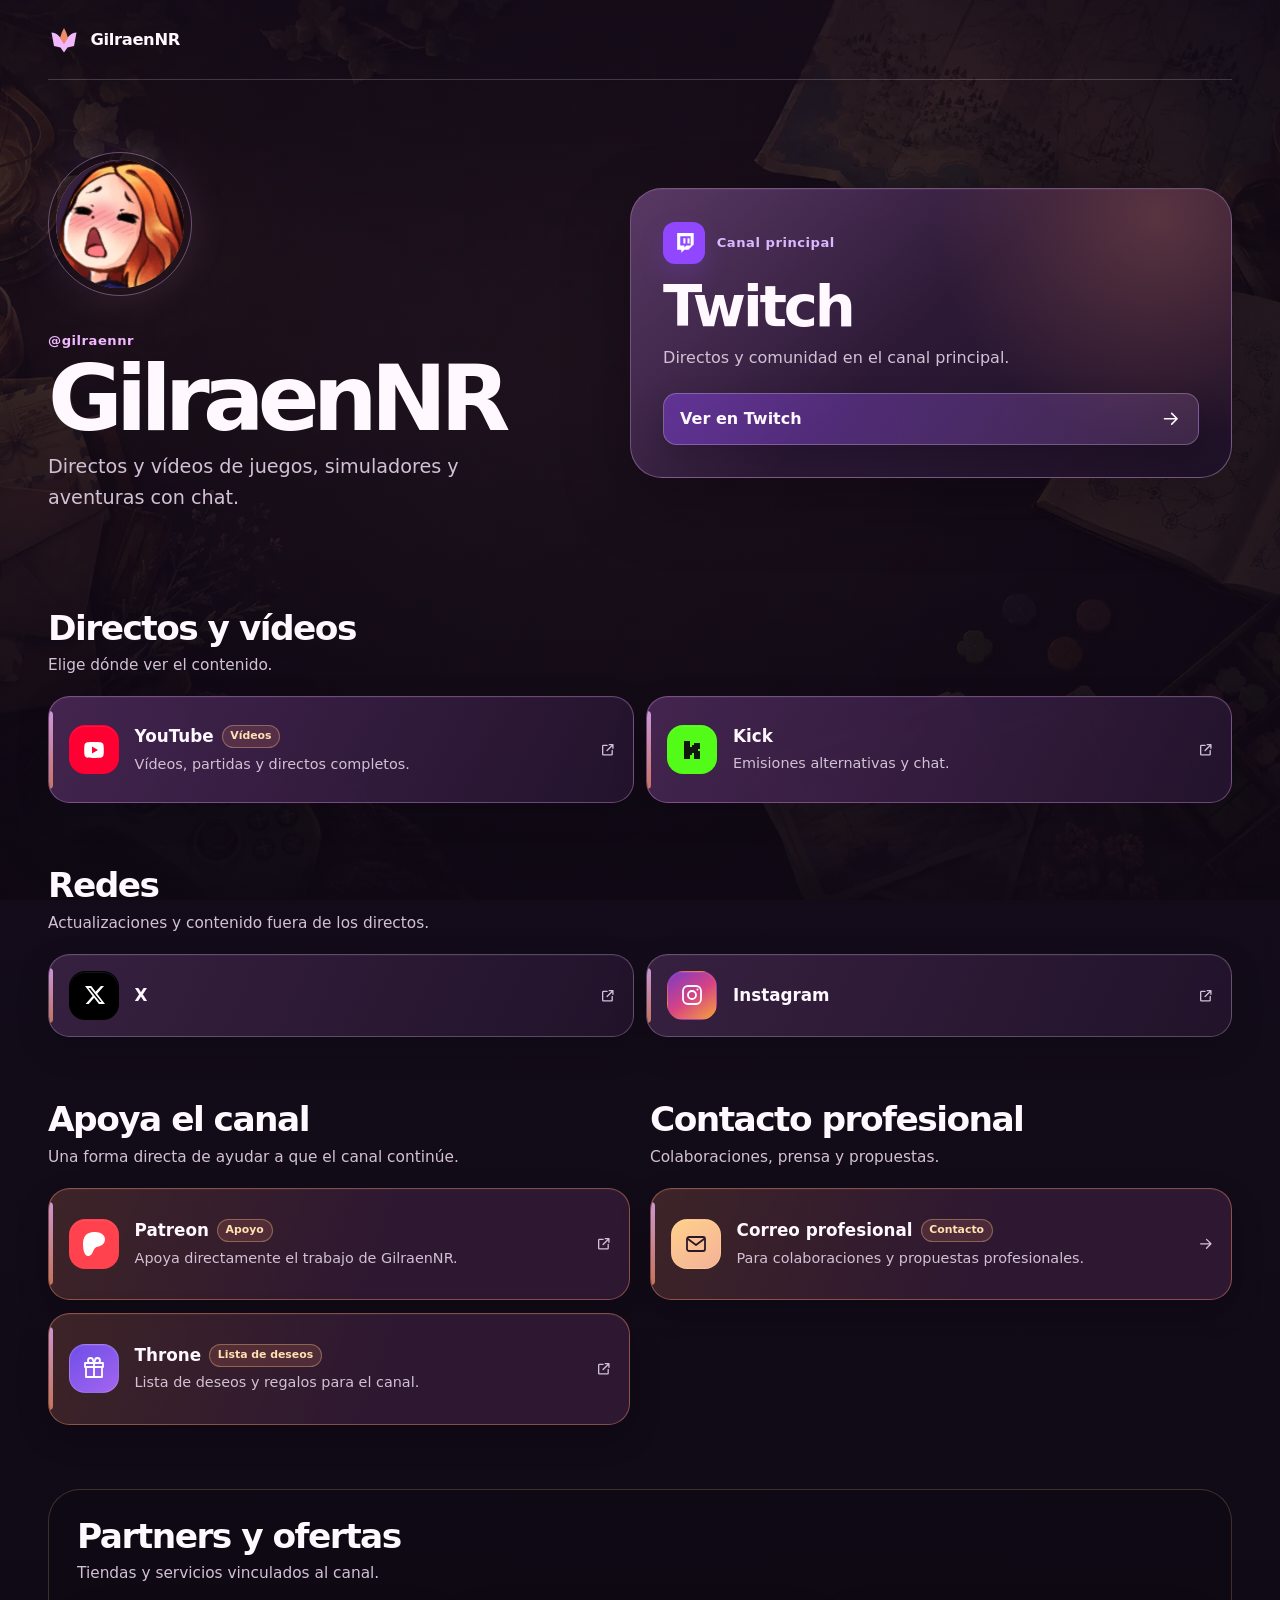
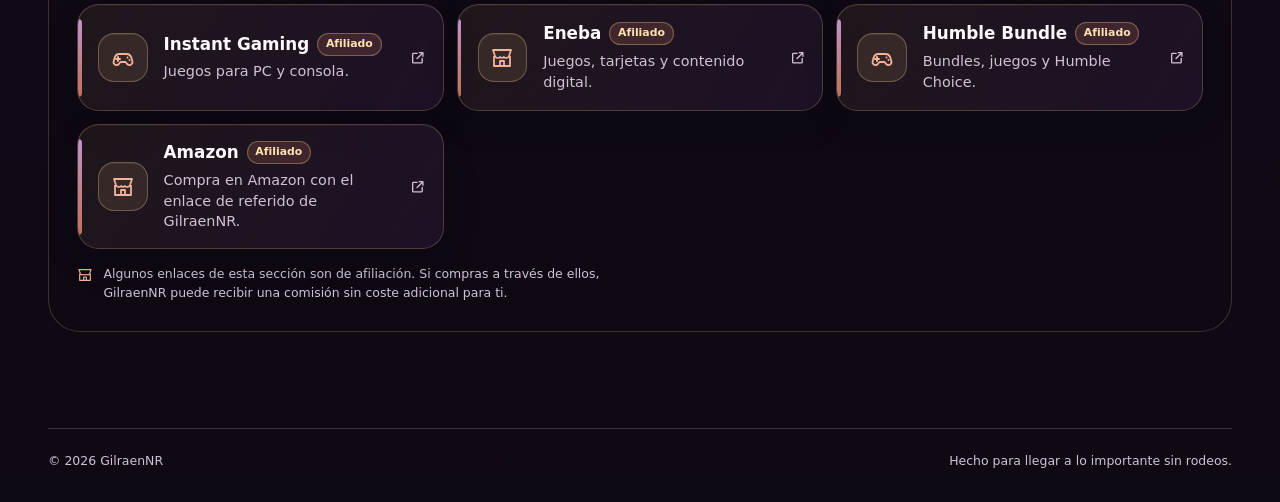
<file: index.html>
<!doctype html>
<html class="no-js" lang="es">
  <head>
    <meta charset="utf-8">
    <meta name="viewport" content="width=device-width, initial-scale=1">
    <meta name="color-scheme" content="dark">
    <meta name="theme-color" content="#160d1d">
    <meta name="description" content="Página oficial de GilraenNR: directos, vídeos y enlaces.">
    <meta name="robots" content="index,follow,max-image-preview:large">
    <link rel="canonical" href="https://tears-mysthrala.github.io/gilraennr-links/">

    <meta property="og:type" content="website">
    <meta property="og:locale" content="es_ES">
    <meta property="og:site_name" content="GilraenNR">
    <meta property="og:title" content="GilraenNR · Directos, vídeos y comunidad">
    <meta property="og:description" content="Directos, vídeos y enlaces oficiales de GilraenNR.">
    <meta property="og:url" content="https://tears-mysthrala.github.io/gilraennr-links/">
    <meta property="og:image" content="https://raw.githubusercontent.com/tears-mysthrala/gilraennr-links/main/assets/images/og-cover.png">
    <meta property="og:image:width" content="1200">
    <meta property="og:image:height" content="630">
    <meta property="og:image:alt" content="GilraenNR · Directos, vídeos y comunidad">

    <meta name="twitter:card" content="summary_large_image">
    <meta name="twitter:title" content="GilraenNR · Directos, vídeos y comunidad">
    <meta name="twitter:description" content="Directos, vídeos y enlaces oficiales de GilraenNR.">
    <meta name="twitter:image" content="https://raw.githubusercontent.com/tears-mysthrala/gilraennr-links/main/assets/images/og-cover.png">

    <title>GilraenNR · Directos, vídeos y comunidad</title>

    <link rel="icon" href="assets/images/favicon.svg" type="image/svg+xml">
    <link rel="apple-touch-icon" href="assets/images/apple-touch-icon.png">
    <link rel="manifest" href="site.webmanifest">
    <link rel="stylesheet" href="assets/css/style.css?v=20260911-1">
    <script defer src="assets/js/app.js?v=20260904-5"></script>
  </head>
  <body>
    <a class="skip-link" href="#main-content">Saltar al contenido</a>

    <svg class="icon-library" aria-hidden="true" focusable="false">
      <symbol id="icon-arrow" viewBox="0 0 24 24">
        <path d="M5 12h13M13 6l6 6-6 6" fill="none" stroke="currentColor" stroke-linecap="round" stroke-linejoin="round" stroke-width="1.8"/>
      </symbol>
      <symbol id="icon-external" viewBox="0 0 24 24">
        <path d="M14 5h5v5M19 5l-8 8M18 13v5a1 1 0 0 1-1 1H6a1 1 0 0 1-1-1V7a1 1 0 0 1 1-1h5" fill="none" stroke="currentColor" stroke-linecap="round" stroke-linejoin="round" stroke-width="1.8"/>
      </symbol>
      <symbol id="icon-link" viewBox="0 0 24 24">
        <path d="M10 14a4.5 4.5 0 0 0 6.4.1l2.1-2.1a4.5 4.5 0 0 0-6.4-6.4L10.9 6.8M14 10a4.5 4.5 0 0 0-6.4-.1L5.5 12a4.5 4.5 0 0 0 6.4 6.4l1.2-1.2" fill="none" stroke="currentColor" stroke-linecap="round" stroke-width="1.8"/>
      </symbol>
      <symbol id="icon-twitch" viewBox="0 0 24 24">
        <path d="M5 3h16v11l-5 5h-4l-3 3v-3H5V3Zm3 3v9h4v2l2-2h4V6H8Zm3 2h2v5h-2V8Zm4 0h2v5h-2V8Z" fill="currentColor"/>
      </symbol>
      <symbol id="icon-youtube" viewBox="0 0 24 24">
        <path d="M21.4 6.4a2.8 2.8 0 0 0-2-2C17.7 4 12 4 12 4s-5.7 0-7.4.4a2.8 2.8 0 0 0-2 2A29 29 0 0 0 2.2 12a29 29 0 0 0 .4 5.6 2.8 2.8 0 0 0 2 2c1.7.4 7.4.4 7.4.4s5.7 0 7.4-.4a2.8 2.8 0 0 0 2-2 29 29 0 0 0 .4-5.6 29 29 0 0 0-.4-5.6ZM10 15.5v-7l6 3.5-6 3.5Z" fill="currentColor"/>
      </symbol>
      <symbol id="icon-kick" viewBox="0 0 24 24">
        <path d="M4 3h6v6h2V7h2V5h6v6h-2v2h2v8h-6v-6h-2v2h-2v4H4V3Z" fill="currentColor"/>
      </symbol>
      <symbol id="icon-x" viewBox="0 0 24 24">
        <path d="M18.9 3H22l-6.8 7.8L23 21h-6.1l-4.8-6.2L6.7 21H3.6l7-8L3 3h6.3l4.3 5.7L18.9 3Zm-1.1 16h1.7L8.3 4.9H6.5L17.8 19Z" fill="currentColor"/>
      </symbol>
      <symbol id="icon-instagram" viewBox="0 0 24 24">
        <rect x="3" y="3" width="18" height="18" rx="5" fill="none" stroke="currentColor" stroke-width="1.8"/>
        <circle cx="12" cy="12" r="4" fill="none" stroke="currentColor" stroke-width="1.8"/>
        <circle cx="17.5" cy="6.5" r="1" fill="currentColor"/>
      </symbol>
      <symbol id="icon-patreon" viewBox="0 0 24 24">
        <path d="M22.957 7.21c-.004-3.064-2.391-5.576-5.191-6.482-3.478-1.125-8.064-.962-11.384.604C2.357 3.231 1.093 7.391 1.046 11.54c-.039 3.411.302 12.396 5.369 12.46 3.765.047 4.326-4.804 6.068-7.141 1.24-1.662 2.836-2.132 4.801-2.618 3.376-.836 5.678-3.501 5.673-7.031Z" fill="currentColor"/>
      </symbol>
      <symbol id="icon-gift" viewBox="0 0 24 24">
        <path d="M4 10h16v10H4V10Zm-1-4h18v4H3V6Zm9 0v14M12 6H8.5A2.5 2.5 0 1 1 11 3.5L12 6Zm0 0h3.5A2.5 2.5 0 1 0 13 3.5L12 6Z" fill="none" stroke="currentColor" stroke-linecap="round" stroke-linejoin="round" stroke-width="1.8"/>
      </symbol>
      <symbol id="icon-gamepad" viewBox="0 0 24 24">
        <path d="M8.5 8h7a5 5 0 0 1 4.8 3.6l1 3.5a3 3 0 0 1-5.2 2.8L14.5 16h-5l-1.6 1.9a3 3 0 0 1-5.2-2.8l1-3.5A5 5 0 0 1 8.5 8Z" fill="none" stroke="currentColor" stroke-linejoin="round" stroke-width="1.8"/>
        <path d="M7 11v4M5 13h4M16.5 11.5h.01M18.5 14h.01" fill="none" stroke="currentColor" stroke-linecap="round" stroke-width="2"/>
      </symbol>
      <symbol id="icon-store" viewBox="0 0 24 24">
        <path d="M4 10v10h16V10M3 4h18l-2 6a3 3 0 0 1-5 1 3 3 0 0 1-4 0 3 3 0 0 1-5-1L3 4Zm7 16v-5h4v5" fill="none" stroke="currentColor" stroke-linejoin="round" stroke-width="1.8"/>
      </symbol>
      <symbol id="icon-mail" viewBox="0 0 24 24">
        <rect x="3" y="5" width="18" height="14" rx="2" fill="none" stroke="currentColor" stroke-width="1.8"/>
        <path d="m4 7 8 6 8-6" fill="none" stroke="currentColor" stroke-linecap="round" stroke-linejoin="round" stroke-width="1.8"/>
      </symbol>
    </svg>

    <div class="ambient-scene" aria-hidden="true"></div>

    <header class="site-header">
      <a class="wordmark" id="brand-link" href="./" aria-label="Página principal">
        <svg class="wordmark__mark" viewBox="0 0 64 64" aria-hidden="true">
          <path d="M7 17c10 1 17 6 25 22 8-16 15-21 25-22l-5 27-13 3-7 10-7-10-13-3L7 17Z" fill="currentColor"/>
          <path d="M24 28c3-10 5-15 8-20 3 5 5 10 8 20l-8 12-8-12Z" fill="#ee8b68"/>
        </svg>
        <span id="brand-name"></span>
      </a>
    </header>

    <main id="main-content" class="page-shell">
      <section class="hero" aria-labelledby="profile-name">
        <div class="profile">
          <div class="avatar-wrap">
            <div class="avatar-fallback" id="avatar-fallback" aria-hidden="true">G</div>
            <img class="avatar" id="profile-avatar" width="256" height="256" alt="" fetchpriority="high" hidden>
            <span class="avatar-orbit" aria-hidden="true"></span>
          </div>
          <div class="profile__copy">
            <div class="profile__meta">
              <p class="profile__handle" id="profile-handle"></p>
            </div>
            <h1 id="profile-name">Cargando perfil</h1>
            <p class="profile__bio" id="profile-bio">Cargando los enlaces del canal…</p>
          </div>
        </div>

        <article class="featured is-loading" id="featured-card" aria-busy="true">
          <div class="featured__content">
            <div class="featured__topline">
              <div class="featured__identity">
                <span class="featured__platform-icon" aria-hidden="true">
                  <svg><use id="featured-icon-use" href="#icon-link"></use></svg>
                </span>
                <p class="featured__label" id="featured-label">Destacado</p>
              </div>
              <span class="featured__status" id="live-indicator" role="status" hidden>
                <span class="featured__status-dot" aria-hidden="true"></span>
                <span id="live-indicator-text">Estado</span>
              </span>
            </div>
            <h2 id="featured-title"></h2>
            <p id="featured-description"></p>
          </div>
          <p class="featured__disclosure" id="featured-disclosure" hidden></p>
          <a class="featured__cta" id="featured-link" href="#">
            <span id="featured-action">Abrir enlace</span>
            <span class="sr-only" id="featured-external-note"> (se abre en una pestaña nueva)</span>
            <svg aria-hidden="true"><use href="#icon-arrow"></use></svg>
          </a>
        </article>
      </section>

      <div class="sections" id="sections-root" aria-busy="true">
        <div class="loading-card" aria-hidden="true"></div>
        <div class="loading-card" aria-hidden="true"></div>
        <div class="loading-card" aria-hidden="true"></div>
      </div>

      <noscript>
        <p class="noscript-message">Esta página necesita JavaScript para cargar los enlaces. Actívalo y vuelve a intentarlo.</p>
      </noscript>

      <p class="load-status" id="load-status" role="status" hidden></p>
    </main>

    <footer class="site-footer">
      <p>© <span id="current-year"></span> <span id="footer-name"></span></p>
      <p>Hecho para llegar a lo importante sin rodeos.</p>
    </footer>
  </body>
</html>
</file>
<file: assets/css/style.css>
:root {
  color-scheme: dark;
  --ink: #160d1d;
  --ink-deep: #0f0914;
  --ink-raised: #281731;
  --ink-soft: #35203f;
  --line: rgba(247, 228, 255, 0.18);
  --line-strong: rgba(247, 228, 255, 0.34);
  --paper: #fff8ff;
  --muted: #d2c1d5;
  --orchid: #d99ae8;
  --orchid-bright: #f1b8ff;
  --ember: #ee8b68;
  --ember-soft: #f4b29a;
  --candle: #ffd08a;
  --mystery-blue: #7781b7;
  --focus: #ffd27a;
  --success: #a8e6cf;
  --shadow: rgba(8, 4, 12, 0.36);
  --content-width: 74rem;
  --radius-sm: 0.85rem;
  --radius-md: 1.35rem;
  --radius-lg: 2rem;
  --font-sans: "Aptos", "Segoe UI Variable", "Segoe UI", system-ui, -apple-system, BlinkMacSystemFont, sans-serif;
  --font-display: "Aptos Display", "Segoe UI Variable Display", "Segoe UI", system-ui, sans-serif;
}

*,
*::before,
*::after {
  box-sizing: border-box;
}

[hidden] {
  display: none !important;
}

html {
  background: var(--ink);
  scroll-behavior: smooth;
}

body {
  position: relative;
  isolation: isolate;
  min-height: 100vh;
  margin: 0;
  overflow-x: hidden;
  color: var(--paper);
  background:
    radial-gradient(circle at 50% -12rem, rgba(142, 74, 151, 0.18), transparent 38rem),
    linear-gradient(180deg, var(--ink) 0%, var(--ink-deep) 100%);
  font-family: var(--font-sans);
  font-size: 1rem;
  line-height: 1.55;
  text-rendering: optimizeLegibility;
  -webkit-font-smoothing: antialiased;
}

button,
a {
  -webkit-tap-highlight-color: transparent;
}

a {
  color: inherit;
}

img,
svg {
  display: block;
}

.icon-library {
  position: absolute;
  width: 0;
  height: 0;
  overflow: hidden;
}

.no-js .featured,
.no-js .sections {
  display: none;
}

.skip-link {
  position: fixed;
  z-index: 100;
  top: 0.75rem;
  left: 0.75rem;
  padding: 0.7rem 1rem;
  border-radius: 0.7rem;
  color: var(--ink);
  background: var(--focus);
  font-weight: 750;
  text-decoration: none;
  transform: translateY(-160%);
}

.skip-link:focus {
  transform: translateY(0);
}

:focus-visible {
  outline: 3px solid var(--focus);
  outline-offset: 4px;
}

.sr-only {
  position: absolute;
  width: 1px;
  height: 1px;
  padding: 0;
  overflow: hidden;
  clip: rect(0, 0, 0, 0);
  white-space: nowrap;
  border: 0;
}

.ambient-scene {
  position: fixed;
  z-index: 0;
  inset: 0;
  overflow: hidden;
  background-color: var(--ink-deep);
  background-image: url("../images/cozy-desk-mobile.webp");
  background-position: center top;
  background-size: cover;
  pointer-events: none;
}

.ambient-scene::after {
  position: absolute;
  inset: 0;
  background:
    radial-gradient(ellipse at 50% 42%, rgba(15, 9, 20, 0.3), rgba(15, 9, 20, 0.68) 74%),
    linear-gradient(180deg, rgba(22, 13, 29, 0.34), rgba(15, 9, 20, 0.7));
  content: "";
}

.site-header,
.page-shell,
.site-footer {
  position: relative;
  z-index: 1;
  width: min(calc(100% - 2rem), var(--content-width));
  margin-inline: auto;
}

.site-header {
  display: flex;
  align-items: center;
  justify-content: space-between;
  min-height: 5rem;
  border-bottom: 1px solid rgba(247, 228, 255, 0.2);
}

.wordmark {
  display: inline-flex;
  gap: 0.65rem;
  align-items: center;
  font-size: 1.02rem;
  font-weight: 780;
  letter-spacing: -0.02em;
  text-decoration: none;
}

.wordmark > span {
  min-width: 5rem;
}

.wordmark__mark {
  width: 2rem;
  height: 2rem;
  flex: 0 0 auto;
  color: var(--orchid-bright);
}

.page-shell {
  padding-block: 2.5rem 4rem;
}

.hero {
  display: grid;
  gap: 2rem;
}

.profile {
  display: grid;
  gap: 1.5rem;
  align-items: center;
  text-align: center;
}

.avatar-wrap {
  position: relative;
  width: 8rem;
  height: 8rem;
  margin-inline: auto;
}

.avatar,
.avatar-fallback {
  position: absolute;
  inset: 0.5rem;
  width: 7rem;
  height: 7rem;
  border-radius: 50%;
}

.avatar {
  z-index: 2;
  object-fit: cover;
  background: var(--ink-soft);
}

.avatar-fallback {
  display: grid;
  place-items: center;
  color: var(--ink);
  background: var(--ember);
  font-family: var(--font-display);
  font-size: 2.4rem;
  font-weight: 820;
}

.avatar-orbit {
  position: absolute;
  inset: 0;
  border: 1px solid rgba(241, 184, 255, 0.38);
  border-radius: 50%;
  box-shadow: 0 0 2.5rem rgba(217, 154, 232, 0.1);
}

.profile__copy {
  max-width: 38rem;
  min-height: 8rem;
  margin-inline: auto;
}

.profile__copy,
.featured__content,
.section-heading,
.link-card__body,
.section-disclosure {
  overflow-wrap: anywhere;
}

.profile__handle,
.featured__label,
.section-heading p,
.error-code {
  margin: 0;
  color: var(--orchid-bright);
  font-size: 0.82rem;
  font-weight: 700;
  letter-spacing: 0.04em;
}

.profile__handle {
  min-height: 1.3em;
}

.profile__meta {
  display: flex;
  flex-wrap: wrap;
  gap: 0.55rem;
  align-items: center;
  justify-content: center;
  min-height: 1.6rem;
}

.featured__status {
  display: inline-flex;
  flex: 0 0 auto;
  gap: 0.42rem;
  align-items: center;
  min-height: 1.8rem;
  padding: 0.3rem 0.65rem;
  border: 1px solid rgba(255, 255, 255, 0.18);
  border-radius: 999px;
  color: rgba(255, 255, 255, 0.76);
  background: rgba(15, 9, 20, 0.42);
  font-size: 0.72rem;
  font-weight: 780;
  line-height: 1;
}

.featured__status-dot {
  width: 0.48rem;
  height: 0.48rem;
  border-radius: 50%;
  background: #9b8ca0;
}

.featured__status.is-live {
  border-color: rgba(255, 82, 99, 0.5);
  color: #fff;
  background: rgba(190, 18, 48, 0.72);
  box-shadow: 0 0 1.4rem rgba(255, 39, 72, 0.16);
}

.featured__status.is-live .featured__status-dot {
  background: #ff415d;
  box-shadow: 0 0 0 0.2rem rgba(255, 255, 255, 0.13);
  animation: live-pulse 1.8s ease-out infinite;
}

.profile h1 {
  margin: 0.15rem 0 0.6rem;
  font-family: var(--font-display);
  font-size: clamp(2.65rem, 12vw, 5.7rem);
  font-weight: 820;
  letter-spacing: -0.075em;
  line-height: 0.95;
}

.profile__bio {
  max-width: 38rem;
  min-height: 3.2em;
  margin: 0;
  color: var(--muted);
  font-size: clamp(1rem, 3.2vw, 1.2rem);
  line-height: 1.6;
}

.featured {
  --featured-accent: var(--orchid-bright);
  position: relative;
  display: grid;
  align-content: center;
  gap: clamp(1rem, 2.5vw, 1.35rem);
  overflow: hidden;
  padding: clamp(1.5rem, 4vw, 2rem);
  border: 1px solid rgba(241, 184, 255, 0.38);
  border-radius: var(--radius-lg);
  background: linear-gradient(145deg, rgba(59, 34, 70, 0.97), rgba(31, 17, 39, 0.98));
  box-shadow: 0 1.5rem 4rem var(--shadow), inset 0 1px 0 rgba(255, 255, 255, 0.045);
  isolation: isolate;
}

.featured::before {
  position: absolute;
  z-index: -1;
  inset: 0;
  background:
    linear-gradient(135deg, rgba(217, 154, 232, 0.2), transparent 48%),
    radial-gradient(circle at 88% 10%, rgba(238, 139, 104, 0.24), transparent 38%);
  content: "";
}

.featured[data-icon="twitch"] {
  --featured-accent: #d9b8ff;
}

.featured.is-loading .featured__content,
.featured.is-loading .featured__cta {
  visibility: hidden;
}

.featured__label {
  color: var(--featured-accent);
}

.featured__topline,
.featured__identity {
  display: flex;
  align-items: center;
}

.featured__topline {
  gap: 1rem;
  justify-content: space-between;
  min-height: 2.75rem;
}

.featured__identity {
  min-width: 0;
  gap: 0.7rem;
}

.featured__platform-icon {
  display: grid;
  flex: 0 0 auto;
  width: 2.65rem;
  height: 2.65rem;
  place-items: center;
  border: 1px solid rgba(255, 255, 255, 0.16);
  border-radius: 0.75rem;
  color: #fff;
  background: rgba(255, 255, 255, 0.09);
}

.featured[data-icon="twitch"] .featured__platform-icon {
  border-color: transparent;
  background: #9146ff;
  box-shadow: 0 0.75rem 1.6rem rgba(145, 70, 255, 0.2);
}

.featured__platform-icon svg {
  width: 1.55rem;
  height: 1.55rem;
}

.featured__content {
  align-self: end;
}

.featured h2 {
  max-width: 12ch;
  margin: 0.85rem 0 0.65rem;
  font-family: var(--font-display);
  font-size: clamp(2rem, 8vw, 3.6rem);
  font-weight: 780;
  letter-spacing: -0.055em;
  line-height: 1;
}

.featured__content > p:last-child {
  max-width: 42ch;
  margin: 0;
  color: var(--muted);
}

.featured__disclosure {
  align-self: end;
  margin: 0;
  color: var(--muted);
  font-size: 0.75rem;
  line-height: 1.45;
  overflow-wrap: anywhere;
}

.featured__cta {
  display: inline-flex;
  gap: 1rem;
  align-items: center;
  justify-content: space-between;
  align-self: end;
  min-height: 3.25rem;
  padding: 0.8rem 1rem;
  border: 1px solid rgba(247, 228, 255, 0.26);
  border-radius: 0.85rem;
  color: var(--paper);
  background: linear-gradient(105deg, rgba(145, 70, 255, 0.42), rgba(217, 154, 232, 0.16));
  font-weight: 760;
  line-height: 1.2;
  text-decoration: none;
  box-shadow: 0 0.75rem 1.8rem rgba(10, 5, 14, 0.22);
  transition: box-shadow 150ms ease, transform 150ms ease;
}

.featured__cta svg {
  width: 1.35rem;
  height: 1.35rem;
}

.featured__cta:hover {
  background: linear-gradient(105deg, rgba(145, 70, 255, 0.56), rgba(217, 154, 232, 0.24));
  box-shadow: 0 1rem 2.2rem rgba(10, 5, 14, 0.32), 0 0 0 1px var(--featured-accent);
  transform: translateY(-2px);
}

.sections {
  display: grid;
  gap: 3rem;
  margin-top: 4rem;
}

.sections[aria-busy="true"] {
  min-height: 96rem;
}

.content-section {
  min-width: 0;
}

.section-heading {
  display: grid;
  gap: 0.4rem;
  margin-bottom: 1.15rem;
}

.section-heading h2 {
  margin: 0;
  font-family: var(--font-display);
  font-size: clamp(1.55rem, 5vw, 2.15rem);
  font-weight: 760;
  letter-spacing: -0.045em;
  line-height: 1.1;
}

.section-heading p {
  max-width: 60ch;
  color: var(--muted);
  font-size: 0.96rem;
  font-weight: 450;
  letter-spacing: 0;
}

.link-grid {
  display: grid;
  gap: 0.8rem;
}

.link-card {
  position: relative;
  display: grid;
  grid-template-columns: auto 1fr auto;
  gap: 1rem;
  align-items: center;
  min-height: 6.7rem;
  padding: 1rem 1rem 1rem 1.25rem;
  overflow: hidden;
  border: 1px solid rgba(247, 228, 255, 0.25);
  border-radius: var(--radius-md);
  background: linear-gradient(115deg, rgba(57, 34, 67, 0.94), rgba(35, 20, 44, 0.92));
  box-shadow: 0 0.75rem 2rem rgba(8, 4, 12, 0.18), inset 0 1px 0 rgba(255, 255, 255, 0.035);
  text-decoration: none;
  transition: border-color 150ms ease, box-shadow 150ms ease, transform 150ms ease;
}

.link-card::before {
  position: absolute;
  top: 0.85rem;
  bottom: 0.85rem;
  left: 0;
  width: 0.22rem;
  border-radius: 0 999px 999px 0;
  background: linear-gradient(var(--orchid-bright), var(--ember));
  content: "";
  opacity: 0.78;
}

.link-card:hover {
  border-color: rgba(241, 184, 255, 0.58);
  box-shadow: 0 1.1rem 2.5rem rgba(8, 4, 12, 0.28), 0 0 0 1px rgba(217, 154, 232, 0.08);
  transform: translateY(-2px);
}

.link-card__icon {
  display: grid;
  width: 3.1rem;
  height: 3.1rem;
  place-items: center;
  border: 1px solid rgba(247, 228, 255, 0.22);
  border-radius: 1rem;
  color: var(--orchid-bright);
  background: rgba(255, 255, 255, 0.055);
  box-shadow: inset 0 1px 0 rgba(255, 255, 255, 0.08);
}

.link-card__icon svg {
  width: 1.5rem;
  height: 1.5rem;
}

.link-card[data-icon="twitch"] .link-card__icon {
  border-color: transparent;
  color: #ffffff;
  background: #9146ff;
}

.link-card[data-icon="youtube"] .link-card__icon {
  border-color: transparent;
  color: #ffffff;
  background: #ff0033;
}

.link-card[data-icon="kick"] .link-card__icon {
  border-color: transparent;
  color: #10160d;
  background: #53fc18;
}

.link-card[data-icon="patreon"] .link-card__icon {
  border-color: transparent;
  color: #ffffff;
  background: #ff424d;
}

.link-card[data-icon="gift"] .link-card__icon {
  border-color: rgba(255, 255, 255, 0.16);
  color: #ffffff;
  background: linear-gradient(145deg, #6f4ee8, #a365ef);
}

.link-card[data-icon="instagram"] .link-card__icon {
  border-color: transparent;
  color: #ffffff;
  background: linear-gradient(145deg, #7c3bc4, #d74384 52%, #f5a33b);
}

.link-card[data-icon="x"] .link-card__icon {
  border-color: transparent;
  color: #fff;
  background: #000;
}

.link-card[data-icon="store"] .link-card__icon,
.link-card[data-icon="gamepad"] .link-card__icon {
  border-color: rgba(255, 208, 138, 0.3);
  color: var(--candle);
  background: rgba(255, 208, 138, 0.1);
}

.link-card[data-icon="mail"] .link-card__icon {
  border-color: rgba(255, 208, 138, 0.34);
  color: #2a182c;
  background: linear-gradient(145deg, #ffd08a, #f4b29a);
}

.link-card__body {
  min-width: 0;
}

.link-card__topline {
  display: flex;
  flex-wrap: wrap;
  gap: 0.5rem;
  align-items: center;
}

.link-card__title {
  margin: 0;
  font-size: 1.05rem;
  font-weight: 740;
  line-height: 1.25;
}

.link-card__description {
  display: none;
  margin: 0.35rem 0 0;
  color: var(--muted);
  font-size: 0.9rem;
  line-height: 1.45;
}

.link-card__badge {
  display: inline-flex;
  align-items: center;
  min-height: 1.45rem;
  padding: 0.15rem 0.48rem;
  border: 1px solid rgba(255, 208, 138, 0.34);
  border-radius: 999px;
  color: #ffe1b2;
  background: rgba(238, 139, 104, 0.16);
  font-size: 0.68rem;
  font-weight: 700;
  line-height: 1;
}

.link-card__arrow {
  width: 1.1rem;
  height: 1.1rem;
  color: var(--muted);
  transition: color 150ms ease, transform 150ms ease;
}

.link-card:hover .link-card__arrow {
  color: var(--paper);
  transform: translate(2px, -2px);
}

.content-section[data-variant="streaming"] .link-card {
  border-color: rgba(217, 154, 232, 0.38);
  background: linear-gradient(115deg, rgba(70, 38, 82, 0.96), rgba(36, 20, 45, 0.94));
}

.content-section[data-variant="support"] .link-card,
.content-section[data-variant="contact"] .link-card {
  border-color: rgba(238, 139, 104, 0.46);
  background: linear-gradient(110deg, rgba(238, 139, 104, 0.2), rgba(48, 25, 51, 0.94) 58%);
}

.content-section[data-variant="contact"] .link-grid {
  grid-template-columns: 1fr;
}

.content-section[data-variant="social"] .link-grid {
  grid-template-columns: 1fr;
}

.content-section[data-variant="social"] .link-card {
  grid-template-columns: auto minmax(0, 1fr) auto;
  min-height: 5rem;
}

.content-section[data-variant="social"] .link-card__description {
  display: none;
}

.content-section[data-variant="partners"] {
  padding: 1.25rem;
  border: 1px solid rgba(255, 208, 138, 0.2);
  border-radius: var(--radius-lg);
  background: rgba(15, 9, 20, 0.56);
}

.content-section[data-variant="partners"] .link-card {
  border-color: rgba(255, 208, 138, 0.22);
  background: linear-gradient(120deg, rgba(255, 208, 138, 0.07), rgba(33, 20, 42, 0.82));
}

.content-section[data-variant="partners"] .link-card__icon {
  color: var(--ember-soft);
}

.section-disclosure {
  display: flex;
  gap: 0.65rem;
  align-items: flex-start;
  max-width: 70ch;
  margin: 1rem 0 0;
  color: var(--muted);
  font-size: 0.78rem;
  line-height: 1.5;
}

.section-disclosure svg {
  flex: 0 0 auto;
  width: 1rem;
  height: 1rem;
  margin-top: 0.1rem;
  color: var(--ember-soft);
}

.loading-card {
  min-height: 7rem;
  border: 1px solid var(--line);
  border-radius: var(--radius-md);
  background: linear-gradient(100deg, rgba(255, 255, 255, 0.025) 20%, rgba(255, 255, 255, 0.065) 40%, rgba(255, 255, 255, 0.025) 60%);
  background-size: 220% 100%;
  animation: loading 1.4s ease-in-out infinite;
}

.load-status,
.noscript-message {
  max-width: 60ch;
  margin: 2rem auto 0;
  padding: 0.85rem 1rem;
  border: 1px solid var(--line);
  border-radius: var(--radius-sm);
  color: var(--muted);
  background: var(--ink-raised);
  font-size: 0.85rem;
  text-align: center;
}

.site-footer {
  display: flex;
  flex-direction: row;
  gap: 1rem;
  align-items: baseline;
  justify-content: space-between;
  padding-block: 1.4rem 2rem;
  border-top: 1px solid var(--line);
  color: var(--muted);
  font-size: 0.78rem;
  text-align: left;
  visibility: hidden;
}

html.no-js .site-footer,
html.is-ready .site-footer {
  visibility: visible;
}

.site-footer p {
  margin: 0;
}

.site-footer p:last-child {
  text-align: right;
}

.unavailable-panel {
  max-width: 42rem;
  margin-inline: auto;
  padding: clamp(1.5rem, 5vw, 2.5rem);
  border: 1px solid var(--line);
  border-radius: var(--radius-lg);
  background: var(--ink-raised);
  text-align: center;
}

.unavailable-panel h2 {
  margin: 0;
  font-family: var(--font-display);
  font-size: clamp(1.6rem, 6vw, 2.4rem);
  line-height: 1.1;
}

.unavailable-panel p {
  margin: 0.8rem auto 1.25rem;
  color: var(--muted);
  line-height: 1.6;
}

.unavailable-panel button {
  min-height: 3rem;
  padding: 0.7rem 1rem;
  border: 1px solid var(--line-strong);
  border-radius: 0.8rem;
  color: var(--paper);
  background: var(--ink-soft);
  font: inherit;
  font-weight: 700;
  cursor: pointer;
}

.unavailable-panel button:hover {
  background: rgba(217, 154, 232, 0.18);
}

.error-page {
  display: grid;
  min-height: 100vh;
  padding: 1rem;
  place-items: center;
}

.error-card {
  width: min(100%, 34rem);
  padding: clamp(1.5rem, 7vw, 3rem);
  border: 1px solid var(--line-strong);
  border-radius: var(--radius-lg);
  background: var(--ink-raised);
}

.error-card h1 {
  margin: 0.35rem 0 0.8rem;
  font-family: var(--font-display);
  font-size: clamp(2rem, 8vw, 3.4rem);
  letter-spacing: -0.055em;
  line-height: 1;
}

.error-card > p:not(.error-code) {
  margin: 0 0 1.5rem;
  color: var(--muted);
}

@keyframes loading {
  to { background-position: -220% 0; }
}

@keyframes live-pulse {
  0% { box-shadow: 0 0 0 0 rgba(255, 65, 93, 0.58); }
  70%, 100% { box-shadow: 0 0 0 0.42rem rgba(255, 65, 93, 0); }
}

@media (min-width: 38rem) {
  .ambient-scene {
    background-image: url("../images/cozy-desk-wide.webp");
    background-position: center top;
  }

  .site-header,
  .page-shell,
  .site-footer {
    width: min(calc(100% - 3rem), var(--content-width));
  }

  .profile {
    grid-template-columns: auto 1fr;
    text-align: left;
  }

  .profile__meta {
    justify-content: flex-start;
  }

  .avatar-wrap,
  .profile__copy {
    margin-inline: 0;
  }

  .profile h1 {
    font-size: clamp(3.75rem, 10vw, 5.7rem);
  }

  .link-grid {
    grid-template-columns: repeat(2, minmax(0, 1fr));
  }

  .content-section[data-variant="social"] .link-grid {
    grid-template-columns: repeat(2, minmax(0, 1fr));
  }

  .link-card__description {
    display: block;
  }

  .content-section[data-variant="support"] .link-grid,
  .content-section[data-variant="contact"] .link-grid {
    grid-template-columns: 1fr;
  }

  .content-section[data-variant="partners"] {
    padding: 1.75rem;
  }

  .sections[aria-busy="true"] {
    min-height: 75rem;
  }

}

@media (min-width: 56rem) {
  .page-shell {
    padding-block: 4.5rem 6rem;
  }

  .hero {
    grid-template-columns: minmax(0, 0.9fr) minmax(25rem, 1.1fr);
    gap: clamp(3rem, 7vw, 7rem);
    align-items: center;
  }

  .profile {
    grid-template-columns: 1fr;
    gap: 2rem;
  }

  .avatar-wrap {
    width: 9rem;
    height: 9rem;
  }

  .avatar,
  .avatar-fallback {
    width: 8rem;
    height: 8rem;
  }

  .sections {
    grid-template-columns: repeat(12, minmax(0, 1fr));
    column-gap: 1.25rem;
    row-gap: 4rem;
    margin-top: 6rem;
  }

  .sections[aria-busy="true"] {
    min-height: 60rem;
  }

  .content-section {
    grid-column: span 12;
  }

  .content-section[data-variant="support"],
  .content-section[data-variant="contact"] {
    grid-column: span 6;
  }

  .content-section[data-variant="support"] .link-card,
  .content-section[data-variant="contact"] .link-card {
    min-height: 7rem;
  }

  .content-section[data-variant="partners"] .link-grid {
    grid-template-columns: repeat(3, minmax(0, 1fr));
  }

  .content-section[data-variant="partners"] .link-card {
    grid-template-columns: auto minmax(0, 1fr) auto;
  }
}

@media (prefers-reduced-motion: reduce) {
  html {
    scroll-behavior: auto;
  }

  *,
  *::before,
  *::after {
    scroll-behavior: auto !important;
    animation-duration: 0.01ms !important;
    animation-iteration-count: 1 !important;
    transition-duration: 0.01ms !important;
  }
}

@media (forced-colors: active) {
  .featured__cta {
    border-color: ButtonText;
  }
}
</file>
